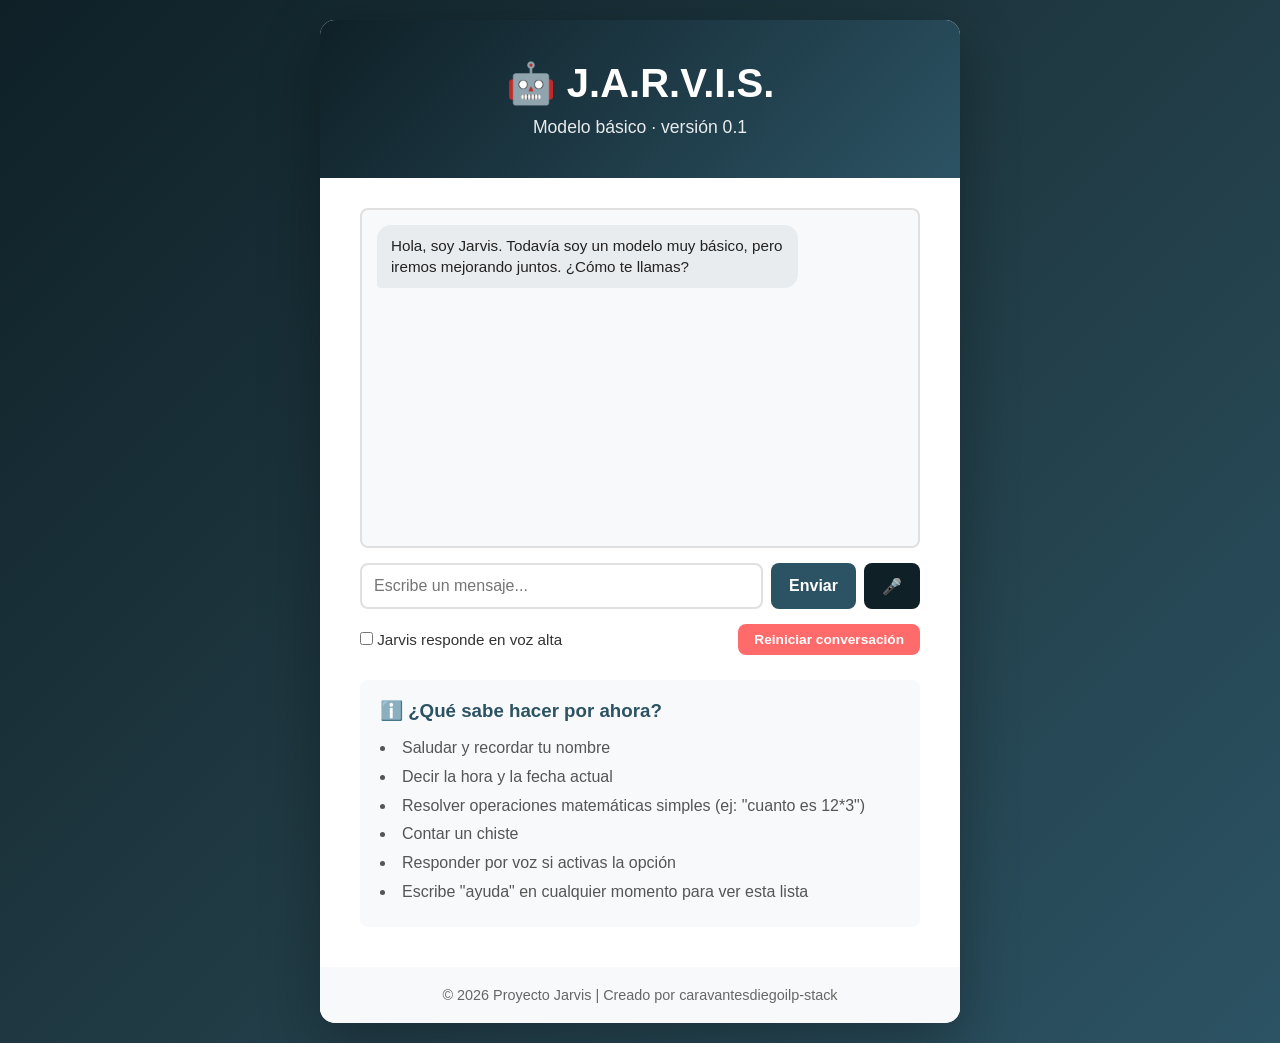
<file: jarvis/index.html>
<!DOCTYPE html>
<html lang="es">
<head>
    <meta charset="UTF-8">
    <meta name="viewport" content="width=device-width, initial-scale=1.0">
    <title>J.A.R.V.I.S. - Asistente básico</title>
    <link rel="stylesheet" href="styles.css">
</head>
<body>
    <div class="container">
        <header>
            <h1>🤖 J.A.R.V.I.S.</h1>
            <p class="subtitle">Modelo básico · versión 0.1</p>
        </header>

        <main>
            <div class="chat-window" id="chat-window">
                <div class="msg jarvis">
                    <span class="bubble">Hola, soy Jarvis. Todavía soy un modelo muy básico, pero iremos mejorando juntos. ¿Cómo te llamas?</span>
                </div>
            </div>

            <form id="chat-form" class="chat-form" autocomplete="off">
                <input
                    type="text"
                    id="chat-input"
                    placeholder="Escribe un mensaje..."
                    autocomplete="off"
                >
                <button type="submit" class="btn btn-primary">Enviar</button>
                <button type="button" id="mic-btn" class="btn btn-secondary" title="Hablar">🎤</button>
            </form>

            <div class="options">
                <label>
                    <input type="checkbox" id="voice-toggle">
                    Jarvis responde en voz alta
                </label>
                <button type="button" id="reset-btn" class="btn btn-danger">Reiniciar conversación</button>
            </div>

            <div class="info-section">
                <h3>ℹ️ ¿Qué sabe hacer por ahora?</h3>
                <ul>
                    <li>Saludar y recordar tu nombre</li>
                    <li>Decir la hora y la fecha actual</li>
                    <li>Resolver operaciones matemáticas simples (ej: "cuanto es 12*3")</li>
                    <li>Contar un chiste</li>
                    <li>Responder por voz si activas la opción</li>
                    <li>Escribe "ayuda" en cualquier momento para ver esta lista</li>
                </ul>
            </div>
        </main>

        <footer>
            <p>&copy; 2026 Proyecto Jarvis | Creado por caravantesdiegoilp-stack</p>
        </footer>
    </div>

    <script src="script.js"></script>
</body>
</html>
</file>
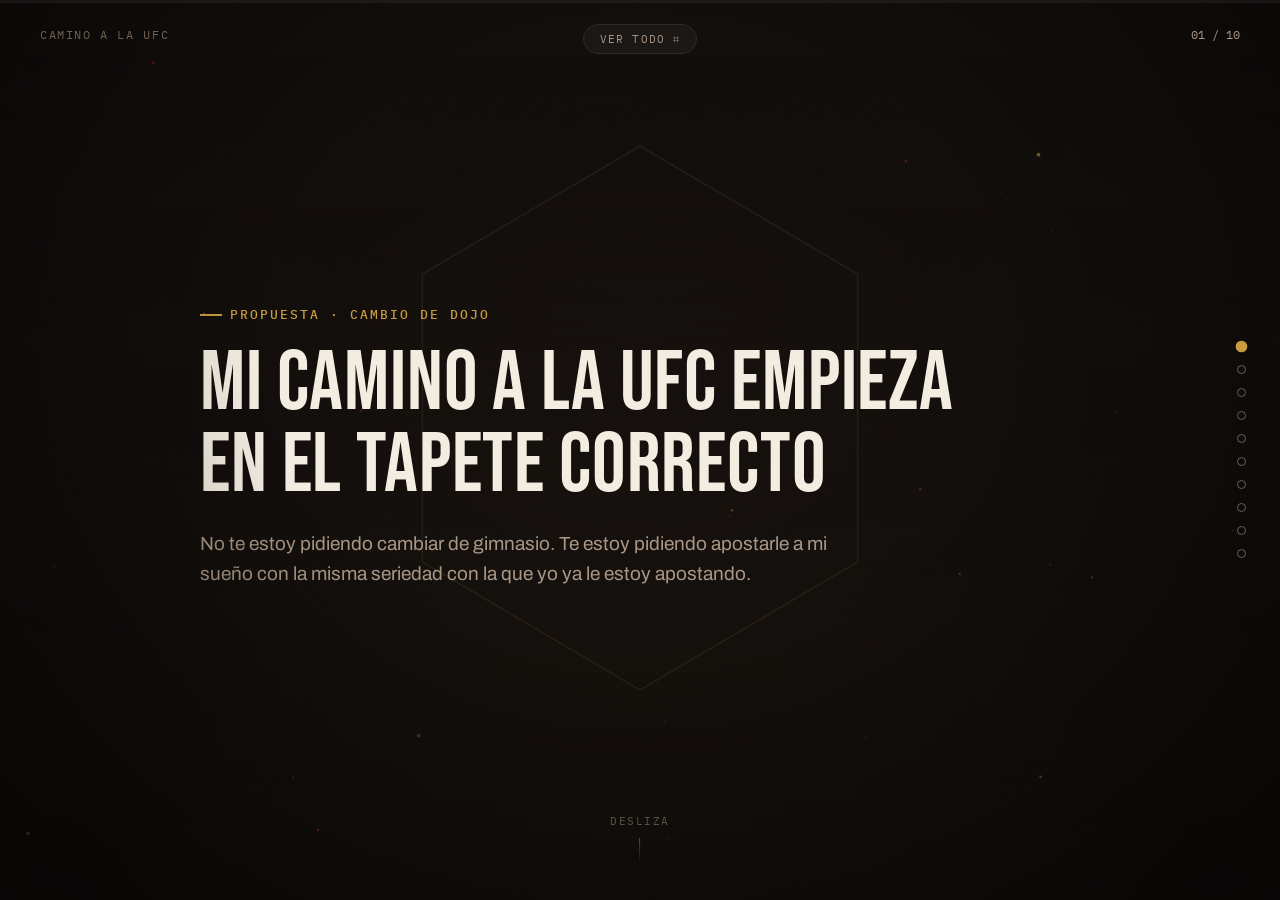
<file: camino-ufc.html>
<!DOCTYPE html>
<html lang="es">
<head>
<meta charset="UTF-8">
<meta name="viewport" content="width=device-width, initial-scale=1.0">
<title>Mi Camino a la UFC</title>
<meta name="description" content="Por qué cambiarme de dojo: profesor campeón nacional, acceso diario, mis amigos, la conexión a la UFC — y la ruta ya resuelta.">
<meta property="og:title" content="Mi Camino a la UFC">
<meta property="og:description" content="Una propuesta para mis papás: por qué cambiarme de dojo.">
<meta property="og:type" content="website">
<link rel="preconnect" href="https://fonts.googleapis.com">
<link rel="preconnect" href="https://fonts.gstatic.com" crossorigin>
<link href="https://fonts.googleapis.com/css2?family=Bebas+Neue&family=Archivo:wght@400;500;600;700;800&family=IBM+Plex+Mono:wght@400;500;600&display=swap" rel="stylesheet">
<style>
  :root {
    --bg: #120e0c;
    --bg-raised: #1c1613;
    --bg-sunken: #0b0807;
    --ink: #f3ece1;
    --ink-dim: #a89685;
    --ink-faint: #6f6153;
    --line: #33291f;
    --red: #c81e3f;
    --red-dim: #7d1329;
    --red-soft: #2a1216;
    --gold: #c99a3e;
    --gold-soft: #241d10;
    --blue: #5b8fe0;
    --blue-soft: #101c2c;
    --green: #5fbf87;
    --green-soft: #10251a;
    color-scheme: dark;
  }

  * { box-sizing: border-box; }
  html, body { height: 100%; }
  body {
    margin: 0;
    background: var(--bg);
    color: var(--ink);
    font-family: "Archivo", ui-sans-serif, system-ui, sans-serif;
    line-height: 1.55;
    -webkit-font-smoothing: antialiased;
    overflow: hidden;
  }
  ::selection { background: var(--red); color: var(--ink); }

  h1, h2, .display {
    font-family: "Bebas Neue", ui-sans-serif, system-ui, sans-serif;
    font-weight: 400;
    letter-spacing: 0.01em;
    text-transform: uppercase;
    text-wrap: balance;
    margin: 0;
  }
  .mono { font-family: "IBM Plex Mono", ui-monospace, Menlo, monospace; }

  a { color: inherit; }
  :focus-visible { outline: 2px solid var(--gold); outline-offset: 3px; }

  /* ---- atmosphere: embers canvas + grain + vignette ---- */
  #embers { position: fixed; inset: 0; z-index: 1; pointer-events: none; }
  .grain {
    position: fixed; inset: 0; z-index: 5; pointer-events: none;
    opacity: 0.05; mix-blend-mode: overlay;
  }
  .vignette {
    position: fixed; inset: 0; z-index: 4; pointer-events: none;
    background: radial-gradient(ellipse at 50% 38%, rgba(0,0,0,0) 0%, rgba(0,0,0,0) 42%, rgba(0,0,0,0.55) 100%);
  }
  .progress-track { position: fixed; top: 0; left: 0; right: 0; height: 3px; z-index: 7; background: rgba(255,255,255,0.06); }
  .progress-fill { height: 100%; width: 0%; background: linear-gradient(90deg, var(--gold), var(--red)); transition: width 0.15s linear; }

  /* ---- deck / slides ---- */
  .deck {
    height: 100vh;
    overflow-y: scroll;
    overflow-x: hidden;
    scroll-snap-type: y mandatory;
    scroll-behavior: smooth;
  }
  .slide {
    height: 100vh;
    scroll-snap-align: start;
    scroll-snap-stop: always;
    position: relative;
    display: flex;
    align-items: center;
    justify-content: center;
    padding: 64px clamp(24px, 6vw, 96px);
    overflow: hidden;
  }
  .slide-inner { max-width: 880px; width: 100%; position: relative; z-index: 2; }

  /* ---- photographic slide backgrounds ---- */
  .slide-bg {
    position: absolute; inset: 0; z-index: 0;
    background-size: cover; background-position: center;
    filter: saturate(0.85);
  }
  .slide-bg::after {
    content: ""; position: absolute; inset: 0;
    background: linear-gradient(180deg, rgba(18,14,12,0.62) 0%, rgba(18,14,12,0.88) 62%, rgba(18,14,12,0.97) 100%);
  }

  .eyebrow {
    font-family: "IBM Plex Mono", monospace;
    font-size: 12.5px;
    letter-spacing: 0.16em;
    text-transform: uppercase;
    font-weight: 500;
    display: inline-flex;
    align-items: center;
    gap: 8px;
    margin-bottom: 18px;
  }
  .eyebrow::before { content: ""; width: 22px; height: 1.5px; background: currentColor; display: inline-block; }
  .eyebrow.red { color: var(--red); }
  .eyebrow.gold { color: var(--gold); }
  .eyebrow.blue { color: var(--blue); }
  .eyebrow.green { color: var(--green); }
  .eyebrow.dim { color: var(--ink-faint); }

  .title-xl { font-size: clamp(40px, 7vw, 84px); line-height: 0.98; }
  .title-lg { font-size: clamp(32px, 5.4vw, 58px); line-height: 1.02; }
  .lede { font-size: clamp(16px, 1.9vw, 19px); color: var(--ink-dim); max-width: 60ch; margin-top: 22px; }
  .lede + .lede { margin-top: 12px; }

  /* word-stagger reveal for headlines */
  .split .word { display: inline-block; }
  .reveal.split .word { opacity: 0; transform: translateY(0.4em); transition: opacity 0.55s ease, transform 0.55s ease; }
  .reveal.split.in .word { opacity: 1; transform: translateY(0); }

  .ghost-num {
    position: absolute;
    font-family: "Bebas Neue", sans-serif;
    font-size: clamp(220px, 34vw, 420px);
    line-height: 1;
    top: 50%; right: clamp(-40px, -2vw, 10px);
    transform: translateY(-50%);
    color: transparent;
    -webkit-text-stroke: 1.5px rgba(243,236,225,0.14);
    z-index: 1;
    user-select: none;
    pointer-events: none;
  }
  .ghost-num.red { -webkit-text-stroke-color: rgba(200,30,63,0.32); }
  .ghost-num.gold { -webkit-text-stroke-color: rgba(201,154,62,0.28); }

  .reveal { opacity: 0; transform: translateY(18px); transition: opacity 0.7s ease, transform 0.7s ease; }
  .reveal.in { opacity: 1; transform: translateY(0); }
  .reveal.d1.in { transition-delay: 0.08s; }
  .reveal.d2.in { transition-delay: 0.16s; }
  .reveal.d3.in { transition-delay: 0.24s; }
  @media (prefers-reduced-motion: reduce) {
    .reveal, .reveal.split .word { opacity: 1; transform: none; transition: none; }
    .deck { scroll-behavior: auto; }
  }

  /* ---- hero ---- */
  .hero-octagon {
    position: absolute; inset: 0; z-index: 1; display: flex; align-items: center; justify-content: center;
    opacity: 0.5;
  }
  .hero-octagon svg { width: min(78vw, 640px); height: auto; animation: slow-spin 100s linear infinite; }
  @keyframes slow-spin { to { transform: rotate(360deg); } }
  @media (prefers-reduced-motion: reduce) { .hero-octagon svg { animation: none; } }

  .scroll-cue {
    position: absolute; bottom: 36px; left: 50%; transform: translateX(-50%);
    display: flex; flex-direction: column; align-items: center; gap: 8px;
    font-family: "IBM Plex Mono", monospace; font-size: 11px; letter-spacing: 0.14em;
    color: var(--ink-faint); text-transform: uppercase; z-index: 2;
  }
  .scroll-cue .line { width: 1px; height: 26px; background: linear-gradient(var(--ink-faint), transparent); animation: pulse-down 1.8s ease-in-out infinite; }
  @keyframes pulse-down { 0%,100% { opacity: 0.3; } 50% { opacity: 1; } }
  @media (prefers-reduced-motion: reduce) { .scroll-cue .line { animation: none; } }

  /* ---- fight card list ---- */
  .card-list { display: flex; flex-direction: column; margin-top: 30px; border-top: 1px solid var(--line); }
  .card-row {
    display: flex; align-items: center; gap: 20px; padding: 20px 4px;
    border-bottom: 1px solid var(--line);
    background: none; border-left: none; border-right: none; border-top: none;
    color: inherit; text-align: left; width: 100%; cursor: pointer; font: inherit;
  }
  .card-row .num { font-family: "IBM Plex Mono", monospace; font-size: 13px; color: var(--gold); width: 70px; flex: none; letter-spacing: 0.05em; }
  .card-row .name { font-family: "Bebas Neue", sans-serif; font-size: clamp(22px,3vw,32px); letter-spacing: 0.01em; flex: 1; }
  .card-row .arrow { color: var(--ink-faint); font-family: "IBM Plex Mono", monospace; transition: transform 0.25s ease, color 0.25s ease; }
  .card-row:hover { background: var(--bg-raised); }
  .card-row:hover .arrow { transform: translateX(6px); color: var(--gold); }

  /* ---- stat tile ---- */
  .stat-tile {
    margin-top: 28px; display: inline-flex; align-items: baseline; gap: 14px;
    background: var(--gold-soft); border: 1px solid rgba(201,154,62,0.35); border-radius: 14px;
    padding: 22px 30px;
  }
  .stat-tile .big { font-family: "IBM Plex Mono", monospace; font-size: clamp(38px,5.5vw,56px); font-weight: 600; color: var(--gold); font-variant-numeric: tabular-nums; }
  .stat-tile .unit { font-family: "IBM Plex Mono", monospace; font-size: 14px; color: var(--ink-dim); }
  .stat-sub { margin-top: 12px; font-family: "IBM Plex Mono", monospace; font-size: 13.5px; color: var(--ink-faint); }

  /* ---- compromiso ---- */
  .clause-list { display: flex; flex-direction: column; gap: 12px; margin-top: 26px; }
  .clause {
    display: flex; gap: 14px; align-items: flex-start; padding: 16px 18px;
    background: var(--green-soft); border: 1px solid rgba(95,191,135,0.28); border-radius: 12px;
  }
  .clause .check {
    flex: none; width: 22px; height: 22px; border-radius: 50%; margin-top: 1px;
    background: var(--green); color: var(--bg-sunken); font-family: "IBM Plex Mono", monospace;
    font-size: 13px; font-weight: 700; display: flex; align-items: center; justify-content: center;
  }
  .clause p { margin: 0; font-size: 15px; color: var(--ink); }
  .clause b { color: var(--green); }

  /* ---- logistics mini cards ---- */
  .route-grid { display: grid; grid-template-columns: repeat(3, 1fr); gap: 14px; margin-top: 30px; }
  @media (max-width: 760px) { .route-grid { grid-template-columns: 1fr; } }
  .route-card {
    background: var(--blue-soft); border: 1px solid rgba(91,143,224,0.3); border-radius: 12px; padding: 18px;
    transition: transform 0.25s ease, border-color 0.25s ease;
  }
  .route-card:hover { transform: translateY(-3px); border-color: var(--blue); }
  .route-card .day { font-family: "Bebas Neue", sans-serif; font-size: 22px; letter-spacing: 0.02em; color: var(--ink); }
  .route-card svg { width: 100%; height: auto; margin: 10px 0; }
  .route-card .stat { font-family: "IBM Plex Mono", monospace; font-size: 12px; color: var(--blue); }
  .route-card .status {
    display: inline-block; margin-top: 8px; font-family: "IBM Plex Mono", monospace; font-size: 11px;
    padding: 3px 9px; border-radius: 999px; letter-spacing: 0.04em;
  }
  .status.ok { background: rgba(91,224,146,0.14); color: #6bd99b; }
  .status.warn { background: rgba(201,154,62,0.16); color: var(--gold); }
  .status.tight { background: rgba(200,30,63,0.16); color: #e37285; }

  .btn {
    display: inline-flex; align-items: center; gap: 8px; margin-top: 30px;
    font-family: "IBM Plex Mono", monospace; font-size: 13.5px; font-weight: 500;
    text-decoration: none; padding: 13px 22px; border-radius: 9px;
    background: var(--blue); color: #0b0e14; border: 1px solid transparent;
    transition: background 0.2s ease, transform 0.2s ease;
  }
  .btn:hover { background: #7ba5eb; transform: translateY(-1px); }

  /* ---- closing ---- */
  .chip-row { display: flex; flex-wrap: wrap; gap: 10px; margin-top: 26px; }
  .chip {
    font-family: "IBM Plex Mono", monospace; font-size: 12px; color: var(--ink-dim);
    border: 1px solid var(--line); border-radius: 999px; padding: 7px 14px;
    opacity: 0; transform: translateY(8px); transition: opacity 0.5s ease, transform 0.5s ease;
  }
  .reveal.in .chip { opacity: 1; transform: translateY(0); }
  .chip:nth-child(1) { transition-delay: 0.05s; }
  .chip:nth-child(2) { transition-delay: 0.12s; }
  .chip:nth-child(3) { transition-delay: 0.19s; }
  .chip:nth-child(4) { transition-delay: 0.26s; }
  .chip:nth-child(5) { transition-delay: 0.33s; }
  .sign-line { margin-top: 46px; padding-top: 18px; border-top: 1px solid var(--line); display: flex; justify-content: space-between; gap: 20px; flex-wrap: wrap; font-family: "IBM Plex Mono", monospace; font-size: 12px; color: var(--ink-faint); }

  /* ---- chrome: counter + dot nav ---- */
  .chrome { position: fixed; z-index: 6; pointer-events: none; }
  .wordmark {
    top: 26px; left: clamp(20px, 5vw, 40px);
    font-family: "IBM Plex Mono", monospace; font-size: 11.5px; letter-spacing: 0.14em;
    color: var(--ink-faint); text-transform: uppercase;
  }
  .counter {
    top: 26px; right: clamp(20px, 5vw, 40px);
    font-family: "IBM Plex Mono", monospace; font-size: 12px; color: var(--ink-dim);
    font-variant-numeric: tabular-nums;
  }
  .dotnav {
    top: 50%; right: clamp(18px, 4vw, 34px); transform: translateY(-50%);
    display: flex; flex-direction: column; gap: 14px; pointer-events: auto;
  }
  .dotnav button {
    width: 9px; height: 9px; border-radius: 50%; padding: 0;
    background: transparent; border: 1.5px solid var(--ink-faint); cursor: pointer;
    transition: background 0.25s ease, border-color 0.25s ease, transform 0.25s ease;
  }
  .dotnav button.active { background: var(--gold); border-color: var(--gold); transform: scale(1.3); }
  .dotnav button:hover { border-color: var(--ink); }
  @media (max-width: 680px) { .dotnav { display: none; } }

  /* ---- ambient mood glow, follows active slide ---- */
  .mood-glow {
    position: fixed; inset: 0; z-index: 0; pointer-events: none;
    background: radial-gradient(ellipse at 50% 105%, var(--mood-color, transparent) 0%, transparent 62%);
    opacity: 0.22; transition: background 0.7s ease;
  }

  /* ---- tilt cards ---- */
  .tilt { transition: transform 0.35s ease; will-change: transform; }

  /* ---- overview toggle ---- */
  .overview-btn {
    top: 24px; left: 50%; transform: translateX(-50%);
    pointer-events: auto; cursor: pointer;
    font-family: "IBM Plex Mono", monospace; font-size: 11px; letter-spacing: 0.1em;
    text-transform: uppercase; color: var(--ink-dim); background: rgba(255,255,255,0.04);
    border: 1px solid var(--line); border-radius: 999px; padding: 7px 16px;
    transition: border-color 0.2s ease, color 0.2s ease;
  }
  .overview-btn:hover { color: var(--ink); border-color: var(--gold); }
  @media (max-width: 680px) { .overview-btn { display: none; } }

  /* ---- overview grid ---- */
  #overview {
    position: fixed; inset: 0; z-index: 9; background: rgba(10,8,7,0.97);
    backdrop-filter: blur(6px);
    display: flex; flex-direction: column; align-items: center; justify-content: center;
    gap: 28px; padding: 40px 24px;
    opacity: 0; pointer-events: none; transition: opacity 0.35s ease;
  }
  #overview.open { opacity: 1; pointer-events: auto; }
  #overview .ov-title { font-family: "IBM Plex Mono", monospace; font-size: 12px; letter-spacing: 0.14em; text-transform: uppercase; color: var(--ink-faint); }
  #overview .ov-grid { display: grid; grid-template-columns: repeat(5, minmax(140px,1fr)); gap: 12px; max-width: 1080px; width: 100%; }
  @media (max-width: 900px) { #overview .ov-grid { grid-template-columns: repeat(2, 1fr); } }
  .ov-tile {
    background: var(--bg-raised); border: 1px solid var(--line); border-top: 3px solid var(--tile-color, var(--gold));
    border-radius: 10px; padding: 16px 14px; text-align: left; cursor: pointer; color: inherit; font: inherit;
    display: flex; flex-direction: column; gap: 8px; transition: transform 0.2s ease, border-color 0.2s ease;
  }
  .ov-tile:hover { transform: translateY(-4px); }
  .ov-tile .ov-num { font-family: "IBM Plex Mono", monospace; font-size: 11px; color: var(--tile-color, var(--gold)); }
  .ov-tile .ov-label { font-family: "Bebas Neue", sans-serif; font-size: 19px; line-height: 1.05; letter-spacing: 0.01em; }
  #overview .ov-close {
    position: absolute; top: 22px; right: clamp(20px,5vw,40px);
    background: none; border: none; color: var(--ink-faint); font-family: "IBM Plex Mono", monospace;
    font-size: 12px; cursor: pointer; letter-spacing: 0.08em;
  }
  #overview .ov-close:hover { color: var(--ink); }

  /* ---- seal-the-deal button ---- */
  .seal-btn {
    display: inline-flex; align-items: center; gap: 8px; margin-top: 28px;
    font-family: "Bebas Neue", sans-serif; font-size: 20px; letter-spacing: 0.02em;
    text-transform: uppercase; padding: 14px 28px; border-radius: 10px; cursor: pointer;
    background: linear-gradient(135deg, var(--gold), var(--red)); color: #140f0d; border: none;
    transition: transform 0.2s ease, box-shadow 0.2s ease;
  }
  .seal-btn:hover { transform: translateY(-2px) scale(1.02); box-shadow: 0 10px 30px -10px rgba(200,30,63,0.5); }
  .seal-btn:active { transform: translateY(0) scale(0.98); }
</style>
</head>
<body>

<canvas id="embers" aria-hidden="true"></canvas>
<div class="grain" aria-hidden="true">
  <svg width="100%" height="100%">
    <filter id="noise"><feTurbulence type="fractalNoise" baseFrequency="0.9" numOctaves="2" stitchTiles="stitch"/></filter>
    <rect width="100%" height="100%" filter="url(#noise)"/>
  </svg>
</div>
<div class="vignette" aria-hidden="true"></div>
<div class="mood-glow" id="moodGlow" aria-hidden="true"></div>
<div class="progress-track" aria-hidden="true"><div class="progress-fill" id="progressFill"></div></div>

<div class="chrome wordmark">Camino a la UFC</div>
<button class="chrome overview-btn" id="overviewBtn" aria-haspopup="true" aria-expanded="false">Ver todo ⌗</button>
<div class="chrome counter" id="counter">01 / 10</div>
<div class="chrome dotnav" id="dotnav" role="tablist" aria-label="Navegación de diapositivas"></div>

<div id="overview" role="dialog" aria-label="Todas las diapositivas" aria-hidden="true">
  <button class="ov-close" id="ovClose">Cerrar (Esc)</button>
  <span class="ov-title">Todas las diapositivas</span>
  <div class="ov-grid" id="ovGrid"></div>
</div>

<div class="deck" id="deck">

  <!-- 1: PORTADA -->
  <section class="slide" aria-label="Portada">
    <div class="slide-bg" style="background-image:url('https://cdn.gamma.app/rbv6k7xwqs1i9zh/design-anything/Vez4wUO1YEQllUu5cxKBG/3vE0v0mMVjI8BHXC2Xm0N.jpg')" aria-hidden="true"></div>
    <div class="hero-octagon" aria-hidden="true">
      <svg viewBox="0 0 400 400"><polygon points="200,10 336,90 336,270 200,350 64,270 64,90" fill="none" stroke="var(--ink-faint)" stroke-width="1" opacity="0.35"/></svg>
    </div>
    <div class="slide-inner">
      <p class="eyebrow gold reveal">Propuesta · cambio de dojo</p>
      <h1 class="title-xl reveal d1 split">Mi camino a la UFC empieza en el tapete correcto</h1>
      <p class="lede reveal d2">No te estoy pidiendo cambiar de gimnasio. Te estoy pidiendo apostarle a mi sueño con la misma seriedad con la que yo ya le estoy apostando.</p>
    </div>
    <div class="scroll-cue"><span>desliza</span><span class="line"></span></div>
  </section>

  <!-- 2: LA APUESTA -->
  <section class="slide" aria-label="Por qué esto importa">
    <div class="slide-inner">
      <p class="eyebrow dim reveal">Por qué esto importa</p>
      <h2 class="title-lg reveal d1 split">Llegar a la UFC no es un capricho</h2>
      <p class="lede reveal d2">Es lo que quiero construir con años de tapete, disciplina y las personas correctas cerca. Cada decisión de dónde y con quién entreno es parte de ese camino — y esta es de las más importantes que voy a tomar este año.</p>
      <p class="lede reveal d3 mono" style="color:var(--gold); font-size:15px;">4 razones. Una sola decisión.</p>
    </div>
  </section>

  <!-- 3: LA CARTELERA -->
  <section class="slide" aria-label="Las cuatro razones">
    <div class="slide-inner">
      <p class="eyebrow red reveal">La cartelera</p>
      <h2 class="title-lg reveal d1 split">4 razones para hacer el cambio</h2>
      <div class="card-list reveal d2">
        <button class="card-row" data-jump="4"><span class="num">BOUT 01</span><span class="name">El profesor</span><span class="arrow">→</span></button>
        <button class="card-row" data-jump="5"><span class="num">BOUT 02</span><span class="name">El precio</span><span class="arrow">→</span></button>
        <button class="card-row" data-jump="6"><span class="num">BOUT 03</span><span class="name">Mis amigos</span><span class="arrow">→</span></button>
        <button class="card-row" data-jump="7"><span class="num">BOUT 04</span><span class="name">La conexión a la UFC</span><span class="arrow">→</span></button>
      </div>
    </div>
  </section>

  <!-- 4: BOUT 01 - PROFESOR -->
  <section class="slide" aria-label="Razón 1: el profesor">
    <div class="slide-bg" style="background-image:url('https://cdn.gamma.app/rbv6k7xwqs1i9zh/design-anything/7FDSNeIuLbvyzKSsy1ZOT/Ow4outCs-NBGhyxmvaIvJ.jpg')" aria-hidden="true"></div>
    <span class="ghost-num gold" aria-hidden="true">01</span>
    <div class="slide-inner">
      <p class="eyebrow gold reveal">Bout 01 · Credenciales</p>
      <h2 class="title-lg reveal d1 split">Mi profesor es campeón nacional de jiu-jitsu</h2>
      <p class="lede reveal d2">No es una clase recreativa más. Es instrucción de alguien que compitió y ganó al nivel más alto del país — eso se nota en la corrección técnica, en el nivel de exigencia y en la mentalidad de competencia que se contagia en cada clase.</p>
    </div>
  </section>

  <!-- 5: BOUT 02 - PRECIO -->
  <section class="slide" aria-label="Razón 2: el precio">
    <span class="ghost-num gold" aria-hidden="true">02</span>
    <div class="slide-inner">
      <p class="eyebrow gold reveal">Bout 02 · Acceso</p>
      <h2 class="title-lg reveal d1 split">$2,300 al mes — tapete todos los días</h2>
      <div class="stat-tile reveal d2 tilt" title="$2,300 ÷ 30 días ≈ $77/día">
        <span class="big" data-count="2300">$0</span>
        <span class="unit">/ mes<br>acceso ilimitado</span>
      </div>
      <p class="stat-sub reveal d2">≈ $77 pesos por día si entreno diario — no por clase suelta.</p>
      <p class="lede reveal d3">Acceso cualquier día de la semana. Entrenar todos los días — no una o dos veces— es lo que de verdad compone técnica con el tiempo.</p>
    </div>
  </section>

  <!-- 6: BOUT 03 - AMIGOS -->
  <section class="slide" aria-label="Razón 3: mis amigos">
    <span class="ghost-num gold" aria-hidden="true">03</span>
    <div class="slide-inner">
      <p class="eyebrow gold reveal">Bout 03 · Comunidad</p>
      <h2 class="title-lg reveal d1 split">Sigo entrenando con mis amigos</h2>
      <p class="lede reveal d2">No es un cambio que me aísla. Voy a seguir rodando con la gente con la que ya tengo confianza — y en jiu-jitsu esa confianza es lo que te permite entrenar más fuerte, más seguido, y sin miedo a lastimarte con un compañero que no conoces.</p>
    </div>
  </section>

  <!-- 7: BOUT 04 - CONEXIÓN UFC -->
  <section class="slide" aria-label="Razón 4: la conexión a la UFC">
    <span class="ghost-num red" aria-hidden="true">04</span>
    <div class="slide-inner">
      <p class="eyebrow red reveal">Bout 04 · La razón más grande</p>
      <h2 class="title-lg reveal d1 split">Es de las pocas personas que me pueden ayudar a llegar a la UFC</h2>
      <p class="lede reveal d2">No hablo solo de un buen entrenador. Hablo de alguien con la trayectoria y las conexiones para acercarme de verdad al camino profesional. Estas oportunidades no aparecen seguido — y esta la tengo enfrente.</p>
    </div>
  </section>

  <!-- 8: MI COMPROMISO -->
  <section class="slide" aria-label="Mi compromiso con la escuela">
    <div class="slide-inner">
      <p class="eyebrow green reveal">Mi compromiso</p>
      <h2 class="title-lg reveal d1 split">Esto no es a costa de la escuela</h2>
      <p class="lede reveal d2">Tener una meta así de grande no significa descuidar lo demás. El dojo se acomoda a mi horario de estudio — no al revés. Esto es lo que te ofrezco a cambio de esta oportunidad:</p>
      <div class="clause-list reveal d3">
        <div class="clause tilt"><span class="check">✓</span><p><b>Tareas y estudio primero.</b> El horario del dojo ya está armado alrededor de mis clases, no encima de ellas.</p></div>
        <div class="clause tilt"><span class="check">✓</span><p><b>Mis calificaciones se mantienen o mejoran.</b> Si en algún momento no es así, lo hablamos antes de que se convierta en un problema.</p></div>
        <div class="clause tilt"><span class="check">✓</span><p><b>Si algún día de verdad no puedo con las dos cosas, la escuela gana</b> — sin necesidad de que me lo tengas que exigir.</p></div>
      </div>
    </div>
  </section>

  <!-- 9: LOGISTICA / MAPAS -->
  <section class="slide" aria-label="Logística y rutas">
    <div class="slide-inner">
      <p class="eyebrow blue reveal">Ya lo pensé · logística</p>
      <h2 class="title-lg reveal d1 split">Sí es viable — ya tengo la ruta resuelta</h2>
      <p class="lede reveal d2">No es solo "quiero ir". Ya planeé exactamente cómo llego y regreso cada día que importa, con ruta principal, alterna y hora de salida — incluyendo tráfico en vivo con Maps y Waze.</p>

      <div class="route-grid reveal d3">
        <div class="route-card tilt">
          <div class="day">Jueves</div>
          <svg viewBox="0 0 220 60" role="img" aria-label="Ida y vuelta casa-dojo jueves">
            <line x1="20" y1="24" x2="200" y2="24" stroke="var(--blue)" stroke-width="3"/>
            <line x1="200" y1="42" x2="20" y2="42" stroke="var(--red)" stroke-width="3"/>
            <circle cx="20" cy="33" r="4" fill="var(--bg-sunken)" stroke="var(--ink)" stroke-width="1.5"/>
            <circle cx="200" cy="33" r="4" fill="var(--bg-sunken)" stroke="var(--ink)" stroke-width="1.5"/>
          </svg>
          <div class="stat">18:30 llegada · 20:30 sale → 21:00 casa</div>
          <span class="status tight">Vuelta: 30 min justos</span>
        </div>
        <div class="route-card tilt">
          <div class="day">Sábado</div>
          <svg viewBox="0 0 220 40" role="img" aria-label="Ruta casa-dojo sábado">
            <line x1="20" y1="20" x2="200" y2="20" stroke="var(--blue)" stroke-width="3"/>
            <circle cx="20" cy="20" r="4" fill="var(--bg-sunken)" stroke="var(--ink)" stroke-width="1.5"/>
            <circle cx="200" cy="20" r="4" fill="var(--bg-sunken)" stroke="var(--ink)" stroke-width="1.5"/>
          </svg>
          <div class="stat">Sale 09:00–09:30</div>
          <span class="status ok">Holgado</span>
        </div>
        <div class="route-card tilt">
          <div class="day">Domingo</div>
          <svg viewBox="0 0 220 40" role="img" aria-label="Ruta casa-dojo domingo">
            <line x1="20" y1="20" x2="200" y2="20" stroke="var(--blue)" stroke-width="3"/>
            <circle cx="20" cy="20" r="4" fill="var(--bg-sunken)" stroke="var(--ink)" stroke-width="1.5"/>
            <circle cx="200" cy="20" r="4" fill="var(--bg-sunken)" stroke="var(--ink)" stroke-width="1.5"/>
          </svg>
          <div class="stat">08:30–08:45 · clase 9–12</div>
          <span class="status warn">Sin atajo (Reforma cerrada)</span>
        </div>
      </div>

      <a class="btn reveal d3" href="https://claude.ai/code/artifact/6c3e1e95-0c9e-4809-9b64-86d9133f65cd" target="_blank" rel="noopener">Ver el mapa completo, con Maps y Waze en vivo →</a>
    </div>
  </section>

  <!-- 10: CIERRE -->
  <section class="slide" aria-label="Cierre">
    <div class="slide-bg" style="background-image:url('https://cdn.gamma.app/rbv6k7xwqs1i9zh/design-anything/Vez4wUO1YEQllUu5cxKBG/3vE0v0mMVjI8BHXC2Xm0N.jpg'); background-position:center 70%;" aria-hidden="true"></div>
    <div class="hero-octagon" aria-hidden="true" style="opacity:0.3;">
      <svg viewBox="0 0 400 400"><polygon points="200,10 336,90 336,270 200,350 64,270 64,90" fill="none" stroke="var(--red)" stroke-width="1"/></svg>
    </div>
    <div class="slide-inner">
      <p class="eyebrow red reveal">Lo que te pido</p>
      <h2 class="title-xl reveal d1 split">Solo me falta tu sí</h2>
      <p class="lede reveal d2">Ya tengo el profesor, el plan, la ruta y a mis amigos ahí. Lo único que me falta es la oportunidad de intentarlo en serio. Hablemos.</p>
      <div class="chip-row reveal d3">
        <span class="chip">Profesor · campeón nacional</span>
        <span class="chip">$2,300/mes · acceso diario</span>
        <span class="chip">Sigo con mis amigos</span>
        <span class="chip">Conexión real a la UFC</span>
        <span class="chip">Sigo con la escuela</span>
      </div>
      <button class="seal-btn reveal d3" id="sealBtn">Sella el trato →</button>

      <div class="sign-line reveal d3">
        <span>Ciudad de México</span>
        <span>Mi camino a la UFC — hoja 01</span>
      </div>
    </div>
  </section>

</div>

<script>
  (function () {
    var reduceMotion = matchMedia('(prefers-reduced-motion: reduce)').matches;

    /* ---------- embers canvas (ambient dust + on-demand bursts) ---------- */
    var spawnBurst = function () {};
    if (!reduceMotion) {
      var canvas = document.getElementById('embers');
      var ctx = canvas.getContext('2d');
      var w, h, particles;
      function resize() { w = canvas.width = innerWidth; h = canvas.height = innerHeight; }
      function makeParticles() {
        particles = [];
        var count = Math.min(50, Math.round((w * h) / 34000));
        for (var i = 0; i < count; i++) {
          particles.push({
            x: Math.random() * w,
            y: Math.random() * h,
            r: Math.random() * 1.6 + 0.4,
            vy: -(Math.random() * 0.25 + 0.06),
            vx: (Math.random() - 0.5) * 0.08,
            a: Math.random() * 0.45 + 0.12,
            gold: Math.random() > 0.5
          });
        }
      }
      resize(); makeParticles();
      window.addEventListener('resize', function () { resize(); makeParticles(); });

      spawnBurst = function (x, y) {
        for (var i = 0; i < 46; i++) {
          var angle = Math.random() * Math.PI * 2;
          var speed = Math.random() * 3.2 + 0.6;
          particles.push({
            x: x, y: y,
            r: Math.random() * 2.4 + 1,
            vx: Math.cos(angle) * speed,
            vy: Math.sin(angle) * speed,
            a: 1,
            decay: 0.014 + Math.random() * 0.02,
            gold: Math.random() > 0.35
          });
        }
      };

      function tick() {
        ctx.clearRect(0, 0, w, h);
        for (var i = particles.length - 1; i >= 0; i--) {
          var p = particles[i];
          p.x += p.vx; p.y += p.vy;
          if (p.decay) {
            p.vy += 0.02; p.vx *= 0.98;
            p.a -= p.decay;
            if (p.a <= 0) { particles.splice(i, 1); continue; }
          } else {
            if (p.y < -10) { p.y = h + 10; p.x = Math.random() * w; }
            if (p.x < -10) p.x = w + 10;
            if (p.x > w + 10) p.x = -10;
          }
          ctx.beginPath();
          ctx.fillStyle = (p.gold ? 'rgba(201,154,62,' : 'rgba(200,30,63,') + Math.max(p.a, 0) + ')';
          ctx.arc(p.x, p.y, p.r, 0, Math.PI * 2);
          ctx.fill();
        }
        requestAnimationFrame(tick);
      }
      tick();
    }

    /* ---------- word-stagger split ---------- */
    Array.prototype.slice.call(document.querySelectorAll('.split')).forEach(function (el) {
      var words = el.textContent.trim().split(/\s+/);
      el.innerHTML = words.map(function (word, i) {
        return '<span class="word" style="transition-delay:' + Math.min(i * 45, 420) + 'ms">' + word + '</span>';
      }).join(' ');
    });

    /* ---------- deck navigation ---------- */
    var deck = document.getElementById('deck');
    var slides = Array.prototype.slice.call(deck.querySelectorAll('.slide'));
    var dotnav = document.getElementById('dotnav');
    var counter = document.getElementById('counter');
    var progressFill = document.getElementById('progressFill');
    var total = slides.length;

    slides.forEach(function (s, i) {
      var b = document.createElement('button');
      b.setAttribute('aria-label', 'Ir a diapositiva ' + (i + 1));
      b.addEventListener('click', function () { goto(i); });
      dotnav.appendChild(b);
    });
    var dots = Array.prototype.slice.call(dotnav.children);

    function pad(n) { return (n < 10 ? '0' : '') + n; }

    var moodGlow = document.getElementById('moodGlow');
    var moods = ['gold', 'neutral', 'red', 'gold', 'gold', 'gold', 'red', 'green', 'blue', 'red'];
    var moodColors = { gold: '#c99a3e', red: '#c81e3f', blue: '#5b8fe0', green: '#5fbf87', neutral: 'transparent' };

    function setActive(i) {
      dots.forEach(function (d, j) { d.classList.toggle('active', j === i); });
      counter.textContent = pad(i + 1) + ' / ' + pad(total);
      moodGlow.style.setProperty('--mood-color', moodColors[moods[i]] || 'transparent');
    }

    function goto(i) {
      i = Math.max(0, Math.min(total - 1, i));
      deck.scrollTo({ top: i * deck.clientHeight, behavior: reduceMotion ? 'auto' : 'smooth' });
    }

    function currentIndex() { return Math.round(deck.scrollTop / deck.clientHeight); }

    var raf = null;
    deck.addEventListener('scroll', function () {
      if (raf) return;
      raf = requestAnimationFrame(function () {
        setActive(currentIndex());
        var max = deck.scrollHeight - deck.clientHeight;
        progressFill.style.width = (max > 0 ? (deck.scrollTop / max) * 100 : 0) + '%';
        raf = null;
      });
    });

    document.addEventListener('keydown', function (e) {
      if (['ArrowDown', 'PageDown', 'ArrowRight'].indexOf(e.key) > -1) { e.preventDefault(); goto(currentIndex() + 1); }
      else if (['ArrowUp', 'PageUp', 'ArrowLeft'].indexOf(e.key) > -1) { e.preventDefault(); goto(currentIndex() - 1); }
    });

    Array.prototype.slice.call(document.querySelectorAll('[data-jump]')).forEach(function (btn) {
      btn.addEventListener('click', function () { goto(parseInt(btn.getAttribute('data-jump'), 10)); });
    });

    /* ---------- reveal on scroll + count-up ---------- */
    var io = new IntersectionObserver(function (entries) {
      entries.forEach(function (entry) {
        if (!entry.isIntersecting) return;
        entry.target.classList.add('in');
        var counters = entry.target.querySelectorAll('[data-count]');
        counters.forEach(function (c) {
          if (c.dataset.done) return;
          c.dataset.done = '1';
          var target = parseInt(c.dataset.count, 10);
          if (reduceMotion) { c.textContent = '$' + target.toLocaleString('es-MX'); return; }
          var start = performance.now();
          var dur = 900;
          function step(t) {
            var p = Math.min(1, (t - start) / dur);
            var eased = 1 - Math.pow(1 - p, 3);
            c.textContent = '$' + Math.round(eased * target).toLocaleString('es-MX');
            if (p < 1) requestAnimationFrame(step);
          }
          requestAnimationFrame(step);
        });
      });
    }, { threshold: 0.35 });
    Array.prototype.slice.call(document.querySelectorAll('.reveal')).forEach(function (el) { io.observe(el); });

    /* ---------- pointer parallax on octagon / ghost numerals ---------- */
    if (!reduceMotion && matchMedia('(pointer: fine)').matches) {
      document.addEventListener('mousemove', function (e) {
        var relX = (e.clientX / innerWidth) - 0.5;
        var relY = (e.clientY / innerHeight) - 0.5;
        Array.prototype.slice.call(document.querySelectorAll('.hero-octagon')).forEach(function (el) {
          el.style.transform = 'translate(' + (relX * 16) + 'px,' + (relY * 16) + 'px)';
        });
        Array.prototype.slice.call(document.querySelectorAll('.ghost-num')).forEach(function (el) {
          el.style.transform = 'translateY(-50%) translate(' + (relX * -10) + 'px,' + (relY * -10) + 'px)';
        });
      });
    }

    /* ---------- overview / slide-sorter mode ---------- */
    var ovLabels = [
      { t: 'Portada', mood: 'gold' },
      { t: 'Por qué importa', mood: 'neutral' },
      { t: 'La cartelera', mood: 'red' },
      { t: 'Bout 01 — El profesor', mood: 'gold' },
      { t: 'Bout 02 — El precio', mood: 'gold' },
      { t: 'Bout 03 — Mis amigos', mood: 'gold' },
      { t: 'Bout 04 — La UFC', mood: 'red' },
      { t: 'Mi compromiso', mood: 'green' },
      { t: 'La logística', mood: 'blue' },
      { t: 'Cierre', mood: 'red' }
    ];
    var overview = document.getElementById('overview');
    var overviewBtn = document.getElementById('overviewBtn');
    var ovGrid = document.getElementById('ovGrid');
    ovLabels.forEach(function (item, i) {
      var b = document.createElement('button');
      b.className = 'ov-tile';
      b.style.setProperty('--tile-color', moodColors[item.mood] === 'transparent' ? moodColors.gold : moodColors[item.mood]);
      b.innerHTML = '<span class="ov-num">' + pad(i + 1) + '</span><span class="ov-label">' + item.t + '</span>';
      b.addEventListener('click', function () { closeOverview(); goto(i); });
      ovGrid.appendChild(b);
    });
    function openOverview() {
      overview.classList.add('open');
      overview.setAttribute('aria-hidden', 'false');
      overviewBtn.setAttribute('aria-expanded', 'true');
    }
    function closeOverview() {
      overview.classList.remove('open');
      overview.setAttribute('aria-hidden', 'true');
      overviewBtn.setAttribute('aria-expanded', 'false');
    }
    overviewBtn.addEventListener('click', function () {
      overview.classList.contains('open') ? closeOverview() : openOverview();
    });
    document.getElementById('ovClose').addEventListener('click', closeOverview);
    document.addEventListener('keydown', function (e) {
      if (e.key === 'Escape') closeOverview();
      else if (e.key === 'o' || e.key === 'O') { overview.classList.contains('open') ? closeOverview() : openOverview(); }
    });

    /* ---------- tilt-on-hover cards ---------- */
    if (!reduceMotion && matchMedia('(pointer: fine)').matches) {
      Array.prototype.slice.call(document.querySelectorAll('.tilt')).forEach(function (el) {
        el.addEventListener('mousemove', function (e) {
          var rect = el.getBoundingClientRect();
          var px = (e.clientX - rect.left) / rect.width - 0.5;
          var py = (e.clientY - rect.top) / rect.height - 0.5;
          el.style.transition = 'none';
          el.style.transform = 'perspective(700px) rotateX(' + (py * -7) + 'deg) rotateY(' + (px * 7) + 'deg) translateY(-2px)';
        });
        el.addEventListener('mouseleave', function () {
          el.style.transition = 'transform 0.4s ease';
          el.style.transform = 'perspective(700px) rotateX(0) rotateY(0) translateY(0)';
        });
      });
    }

    /* ---------- seal the deal ---------- */
    var sealBtn = document.getElementById('sealBtn');
    if (sealBtn) {
      sealBtn.addEventListener('click', function () {
        var rect = sealBtn.getBoundingClientRect();
        spawnBurst(rect.left + rect.width / 2, rect.top + rect.height / 2);
        sealBtn.textContent = 'Trato hecho ✓';
      });
    }

    setActive(0);
  })();
</script>
</body>
</html>
</file>
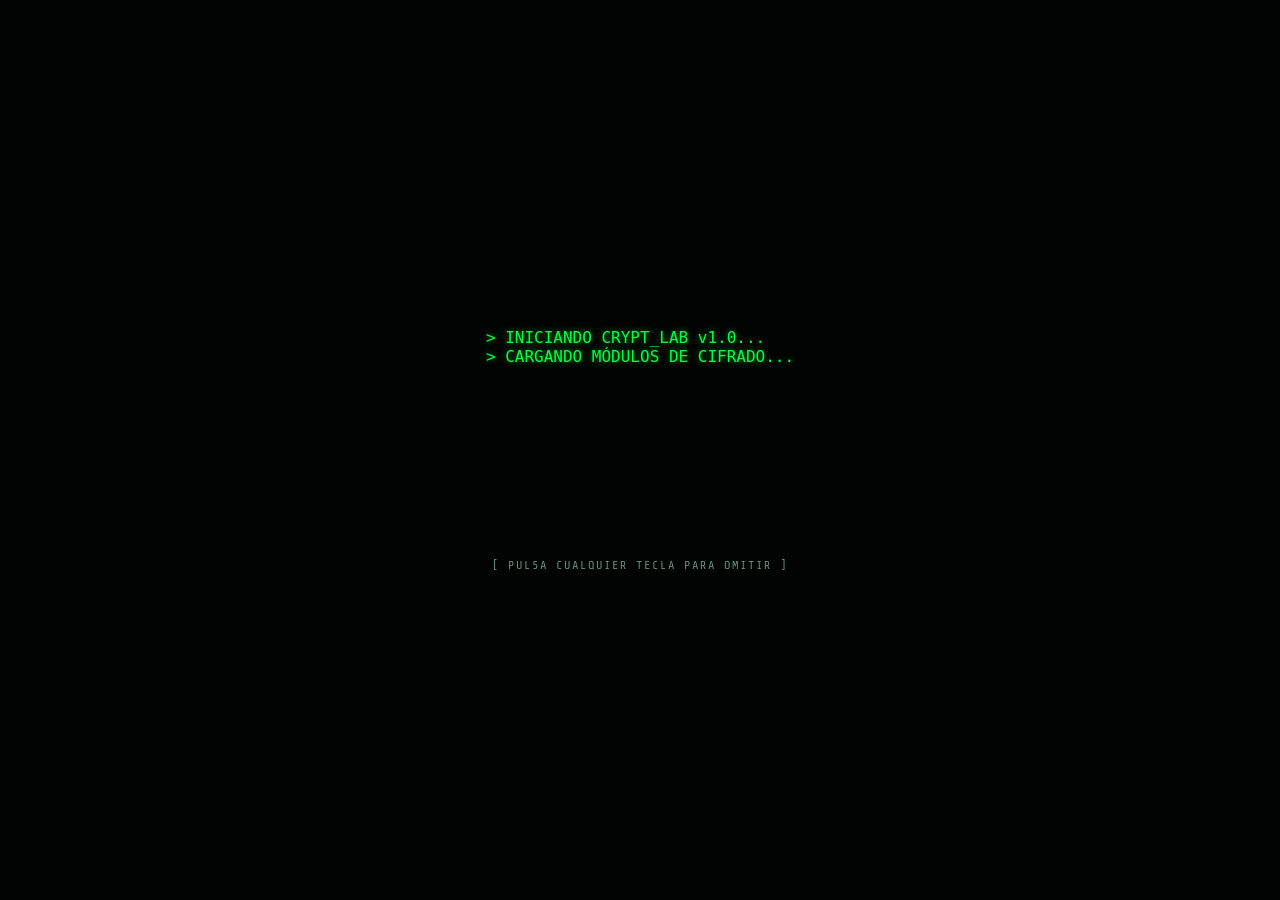
<file: crypt-lab.html>
<!DOCTYPE html>
<html lang="es">
<head>
<meta charset="UTF-8">
<meta name="viewport" content="width=device-width, initial-scale=1.0">
<title>CRYPTLAB // Terminal de Encriptación Multi-Lenguaje</title>
<meta name="description" content="Encripta cualquier frase en binario, hex, base64, lenguajes de programación, enoquiano y hebreo. Estilo hacker.">
<link rel="preconnect" href="https://fonts.googleapis.com">
<link rel="preconnect" href="https://fonts.gstatic.com" crossorigin>
<link href="https://fonts.googleapis.com/css2?family=Orbitron:wght@500;700;900&family=Share+Tech+Mono&display=swap" rel="stylesheet">
<link rel="stylesheet" href="crypt-lab.css">
</head>
<body>

<canvas id="matrix-rain"></canvas>
<div class="scanlines"></div>
<div class="vignette"></div>

<div id="boot-screen">
    <pre id="boot-text"></pre>
    <div class="boot-skip">[ PULSA CUALQUIER TECLA PARA OMITIR ]</div>
</div>

<div id="app" class="hidden">

    <a href="index (1).html" class="back-link">&lt; volver</a>

    <header class="hero">
        <svg class="emblem" viewBox="0 0 100 100" aria-hidden="true">
            <g class="emblem-spin">
                <circle cx="50" cy="50" r="38" class="emblem-ring" />
                <polygon points="50,14 84,76 16,76" class="emblem-tri" />
            </g>
            <circle cx="50" cy="50" r="4" class="emblem-dot" />
        </svg>

        <h1 class="brand-title" data-text="CRYPTLAB">CRYPTLAB</h1>
        <p class="hero-sub">[ SISTEMA DE CIFRADO AVANZADO &middot; MULTI-LENGUAJE ]</p>
        <p class="hero-status">CRYPT_LAB &middot; PROTOCOLO <span class="on">ACTIVO</span></p>

        <div class="hero-ticker" aria-hidden="true">
            <div class="ticker-track">
                <span>BINARIO</span><span>HEXADECIMAL</span><span>BASE64</span><span>MORSE</span>
                <span>PYTHON</span><span>JAVASCRIPT</span><span>BRAINFUCK</span><span>ENSAMBLADOR</span>
                <span>ENOQUIANO</span><span>HEBREO</span>
                <span>BINARIO</span><span>HEXADECIMAL</span><span>BASE64</span><span>MORSE</span>
                <span>PYTHON</span><span>JAVASCRIPT</span><span>BRAINFUCK</span><span>ENSAMBLADOR</span>
                <span>ENOQUIANO</span><span>HEBREO</span>
            </div>
        </div>
    </header>

    <main>

        <section class="io-grid">
            <div class="panel io-panel">
                <div class="panel-head">
                    <span>&#9656; INPUT.STREAM</span>
                    <span class="pill pill-green">&#9679; READY</span>
                </div>
                <textarea id="input-text" rows="7" placeholder="// introduce tu mensaje aquí...&#10;// el sistema aguarda..."></textarea>
            </div>

            <div class="panel io-panel">
                <div class="panel-head">
                    <span>&#9656; OUTPUT.CIPHER</span>
                    <span class="pill pill-cyan" id="output-mode-tag">&#9679; BINARIO</span>
                </div>
                <pre id="output-text">// el resultado del cifrado aparecerá aquí_</pre>
            </div>
        </section>

        <section class="panel params-panel">
            <div class="panel-head"><span>&#9670; PARÁMETROS DE CIFRADO</span></div>

            <div class="mode-group">
                <h3>// codificaciones</h3>
                <div class="mode-grid">
                    <button class="mode-btn active" data-mode="binary">Binario</button>
                    <button class="mode-btn" data-mode="hex">Hexadecimal</button>
                    <button class="mode-btn" data-mode="octal">Octal</button>
                    <button class="mode-btn" data-mode="base64">Base64</button>
                    <button class="mode-btn" data-mode="ascii">ASCII</button>
                    <button class="mode-btn" data-mode="morse">Morse</button>
                    <button class="mode-btn" data-mode="rot13">ROT13</button>
                    <button class="mode-btn" data-mode="urlenc">URL</button>
                    <button class="mode-btn" data-mode="unicode">Unicode \u</button>
                </div>
            </div>

            <div class="mode-group">
                <h3>// lenguajes de programación</h3>
                <div class="mode-grid">
                    <button class="mode-btn" data-mode="python">Python</button>
                    <button class="mode-btn" data-mode="javascript">JavaScript</button>
                    <button class="mode-btn" data-mode="c">C</button>
                    <button class="mode-btn" data-mode="java">Java</button>
                    <button class="mode-btn" data-mode="go">Go</button>
                    <button class="mode-btn" data-mode="rust">Rust</button>
                    <button class="mode-btn" data-mode="bash">Bash</button>
                    <button class="mode-btn" data-mode="sql">SQL</button>
                    <button class="mode-btn" data-mode="asm">Ensamblador</button>
                    <button class="mode-btn" data-mode="brainfuck">Brainfuck</button>
                </div>
            </div>

            <div class="mode-group">
                <h3>// cifrados esotéricos</h3>
                <div class="mode-grid">
                    <button class="mode-btn" data-mode="enochian">Enoquiano</button>
                    <button class="mode-btn" data-mode="hebrew">Hebreo</button>
                </div>
            </div>

            <div class="stats-row">
                <div class="stat-box">
                    <span class="stat-label">Caracteres</span>
                    <span class="stat-value" id="stat-chars">0</span>
                </div>
                <div class="stat-box">
                    <span class="stat-label">Bytes (UTF-8)</span>
                    <span class="stat-value" id="stat-bytes">0</span>
                </div>
                <div class="stat-box">
                    <span class="stat-label">Entropía (bits/char)</span>
                    <span class="stat-value" id="stat-entropy">0.00</span>
                </div>
            </div>

            <div class="action-row">
                <button id="btn-clear" class="btn-ghost">LIMPIAR</button>
                <button id="btn-copy" class="btn-ghost">COPIAR</button>
                <button id="btn-scan-all" class="btn-primary">&#128274; ANALIZAR_TODO</button>
            </div>
        </section>

    </main>

    <footer class="bottombar">
        <span>CRYPT_LAB v2.0</span>
        <span>&copy; 2026 caravantesdiegoilp-stack</span>
        <span class="status-dot">&#9679; ONLINE</span>
    </footer>

</div>

<div id="toast"></div>

<script src="crypt-lab.js"></script>
</body>
</html>
</file>
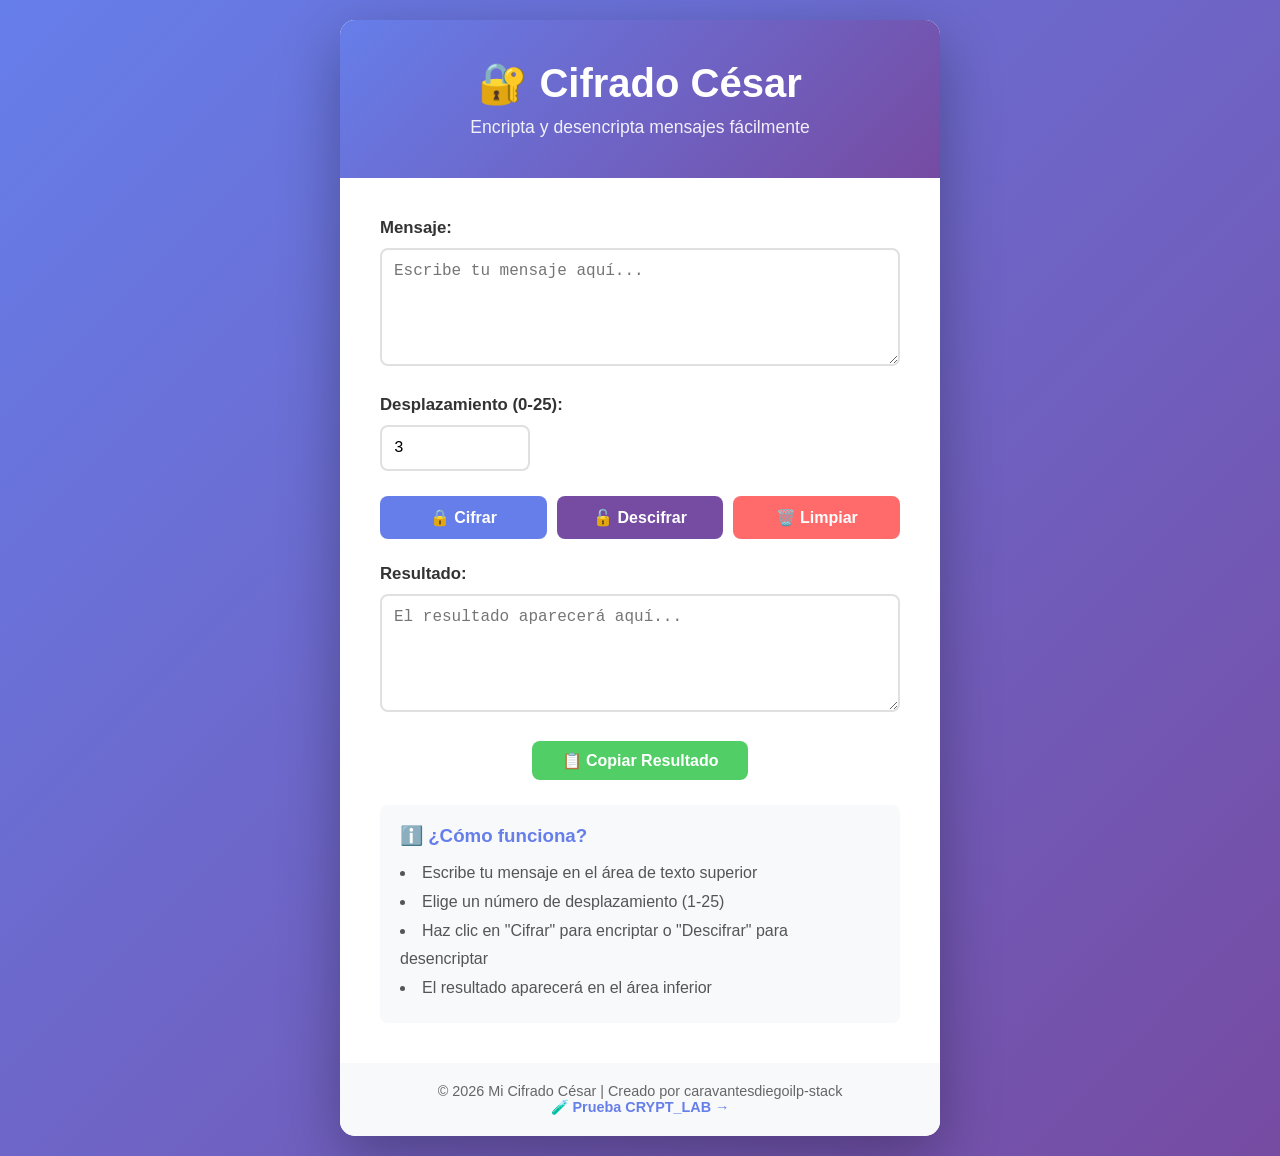
<file: index (1).html>
<!DOCTYPE html>
<html lang="es">
<head>
    <meta charset="UTF-8">
    <meta name="viewport" content="width=device-width, initial-scale=1.0">
    <title>Cifrado César - Encripta tus mensajes</title>
    <link rel="stylesheet" href="styles.css">
</head>
<body>
    <div class="container">
        <header>
            <h1>🔐 Cifrado César</h1>
            <p class="subtitle">Encripta y desencripta mensajes fácilmente</p>
        </header>

        <main>
            <div class="form-group">
                <label for="mensaje">Mensaje:</label>
                <textarea 
                    id="mensaje" 
                    placeholder="Escribe tu mensaje aquí..."
                    rows="5"
                ></textarea>
            </div>

            <div class="form-group">
                <label for="desplazamiento">Desplazamiento (0-25):</label>
                <input 
                    type="number" 
                    id="desplazamiento" 
                    min="0" 
                    max="25" 
                    value="3"
                    class="input-number"
                >
            </div>

            <div class="buttons">
                <button class="btn btn-primary" onclick="cifrar()">
                    🔒 Cifrar
                </button>
                <button class="btn btn-secondary" onclick="descifrar()">
                    🔓 Descifrar
                </button>
                <button class="btn btn-danger" onclick="limpiar()">
                    🗑️ Limpiar
                </button>
            </div>

            <div class="form-group">
                <label for="resultado">Resultado:</label>
                <textarea 
                    id="resultado" 
                    placeholder="El resultado aparecerá aquí..."
                    rows="5"
                    readonly
                ></textarea>
            </div>

            <div class="copy-button">
                <button class="btn btn-copy" onclick="copiarResultado()">
                    📋 Copiar Resultado
                </button>
            </div>

            <div class="info-section">
                <h3>ℹ️ ¿Cómo funciona?</h3>
                <ul>
                    <li>Escribe tu mensaje en el área de texto superior</li>
                    <li>Elige un número de desplazamiento (1-25)</li>
                    <li>Haz clic en "Cifrar" para encriptar o "Descifrar" para desencriptar</li>
                    <li>El resultado aparecerá en el área inferior</li>
                </ul>
            </div>
        </main>

        <footer>
            <p>&copy; 2026 Mi Cifrado César | Creado por caravantesdiegoilp-stack</p>
            <p><a href="crypt-lab.html">🧪 Prueba CRYPT_LAB →</a></p>
        </footer>
    </div>

    <script src="script.js"></script>
</body>
</html>
</file>
<file: jarvis/styles.css>
* {
    margin: 0;
    padding: 0;
    box-sizing: border-box;
}

body {
    font-family: 'Segoe UI', Tahoma, Geneva, Verdana, sans-serif;
    background: linear-gradient(135deg, #0f2027 0%, #203a43 50%, #2c5364 100%);
    min-height: 100vh;
    display: flex;
    justify-content: center;
    align-items: center;
    padding: 20px;
}

.container {
    background: white;
    border-radius: 15px;
    box-shadow: 0 20px 60px rgba(0, 0, 0, 0.3);
    max-width: 640px;
    width: 100%;
    overflow: hidden;
}

header {
    background: linear-gradient(135deg, #0f2027 0%, #2c5364 100%);
    color: white;
    padding: 40px 20px;
    text-align: center;
}

header h1 {
    font-size: 2.5em;
    margin-bottom: 10px;
}

header .subtitle {
    font-size: 1.1em;
    opacity: 0.9;
}

main {
    padding: 30px 40px 40px;
}

.chat-window {
    height: 340px;
    overflow-y: auto;
    border: 2px solid #e0e0e0;
    border-radius: 8px;
    padding: 15px;
    margin-bottom: 15px;
    display: flex;
    flex-direction: column;
    gap: 10px;
    background: #f8f9fa;
}

.msg {
    display: flex;
}

.msg.user {
    justify-content: flex-end;
}

.msg.jarvis {
    justify-content: flex-start;
}

.bubble {
    max-width: 80%;
    padding: 10px 14px;
    border-radius: 14px;
    line-height: 1.4;
    font-size: 0.95em;
    white-space: pre-wrap;
}

.msg.user .bubble {
    background: #2c5364;
    color: white;
    border-bottom-right-radius: 4px;
}

.msg.jarvis .bubble {
    background: #e9ecef;
    color: #222;
    border-bottom-left-radius: 4px;
}

.chat-form {
    display: flex;
    gap: 8px;
    margin-bottom: 15px;
}

#chat-input {
    flex: 1;
    padding: 12px;
    border: 2px solid #e0e0e0;
    border-radius: 8px;
    font-size: 1em;
}

#chat-input:focus {
    outline: none;
    border-color: #2c5364;
    box-shadow: 0 0 0 3px rgba(44, 83, 100, 0.1);
}

.btn {
    padding: 12px 18px;
    border: none;
    border-radius: 8px;
    font-size: 1em;
    font-weight: 600;
    cursor: pointer;
    transition: all 0.3s;
}

.btn-primary {
    background: #2c5364;
    color: white;
}

.btn-primary:hover {
    background: #22404d;
    transform: translateY(-2px);
}

.btn-secondary {
    background: #0f2027;
    color: white;
}

.btn-secondary:hover {
    background: #060f13;
    transform: translateY(-2px);
}

.btn-secondary.listening {
    background: #ff6b6b;
}

.btn-danger {
    background: #ff6b6b;
    color: white;
    padding: 8px 16px;
    font-size: 0.9em;
}

.btn-danger:hover {
    background: #ee5a52;
}

.options {
    display: flex;
    align-items: center;
    justify-content: space-between;
    margin-bottom: 25px;
    font-size: 0.95em;
    color: #333;
}

.info-section {
    background: #f8f9fa;
    padding: 20px;
    border-radius: 8px;
}

.info-section h3 {
    color: #2c5364;
    margin-bottom: 12px;
}

.info-section ul {
    list-style-position: inside;
    color: #555;
    line-height: 1.8;
}

footer {
    background: #f8f9fa;
    padding: 20px;
    text-align: center;
    color: #666;
    font-size: 0.9em;
}

@media (max-width: 600px) {
    header h1 {
        font-size: 1.8em;
    }

    main {
        padding: 20px;
    }

    .options {
        flex-direction: column;
        gap: 10px;
        align-items: flex-start;
    }
}
</file>
<file: crypt-lab.css>
:root {
    --bg: #020403;
    --bg-panel: rgba(6, 20, 15, 0.78);
    --bg-field: rgba(0, 10, 6, 0.6);
    --border: rgba(0, 255, 65, 0.22);
    --border-strong: rgba(0, 255, 65, 0.5);
    --green: #00ff41;
    --green-dim: #0a9c33;
    --cyan: #00eaff;
    --red: #ff2951;
    --text: #c8ffda;
    --text-dim: #5f9078;
}

* {
    margin: 0;
    padding: 0;
    box-sizing: border-box;
}

body {
    background: var(--bg);
    color: var(--text);
    font-family: 'Share Tech Mono', monospace;
    min-height: 100vh;
    overflow-x: hidden;
}

/* ---------- background fx ---------- */

#matrix-rain {
    position: fixed;
    inset: 0;
    z-index: -3;
    opacity: 0.35;
}

.scanlines {
    position: fixed;
    inset: 0;
    z-index: -2;
    pointer-events: none;
    background: repeating-linear-gradient(
        to bottom,
        rgba(0, 0, 0, 0) 0px,
        rgba(0, 0, 0, 0) 2px,
        rgba(0, 0, 0, 0.35) 3px
    );
    mix-blend-mode: overlay;
    animation: scan-shift 8s linear infinite;
}

@keyframes scan-shift {
    from { background-position: 0 0; }
    to { background-position: 0 100px; }
}

.vignette {
    position: fixed;
    inset: 0;
    z-index: -1;
    pointer-events: none;
    background: radial-gradient(ellipse at center, rgba(0,0,0,0) 35%, rgba(0,0,0,0.82) 100%);
}

/* ---------- boot screen ---------- */

#boot-screen {
    position: fixed;
    inset: 0;
    z-index: 50;
    background: var(--bg);
    display: flex;
    flex-direction: column;
    justify-content: center;
    align-items: center;
    padding: 20px;
    cursor: pointer;
}

#boot-text {
    color: var(--green);
    font-size: clamp(0.75rem, 2vw, 1rem);
    text-shadow: 0 0 6px rgba(0,255,65,0.6);
    white-space: pre-wrap;
    max-width: 700px;
    min-height: 200px;
}

.boot-skip {
    margin-top: 30px;
    color: var(--text-dim);
    font-size: 0.75rem;
    letter-spacing: 2px;
    animation: pulse 1.6s ease-in-out infinite;
}

@keyframes pulse {
    0%, 100% { opacity: 0.3; }
    50% { opacity: 1; }
}

/* ---------- app shell ---------- */

#app {
    max-width: 1100px;
    margin: 0 auto;
    padding: 50px 20px 60px;
    position: relative;
}

#app.hidden {
    display: none;
}

.back-link {
    position: absolute;
    top: 20px;
    right: 20px;
    color: var(--text-dim);
    text-decoration: none;
    font-size: 0.8rem;
    border: 1px solid var(--border);
    padding: 6px 14px;
    transition: 0.2s;
}

.back-link:hover {
    color: var(--green);
    border-color: var(--green);
    box-shadow: 0 0 10px rgba(0,255,65,0.3);
}

/* ---------- hero ---------- */

.hero {
    text-align: center;
    margin-bottom: 44px;
}

.emblem {
    width: 84px;
    height: 84px;
    margin: 0 auto 18px;
    overflow: visible;
}

.emblem-ring, .emblem-tri {
    fill: none;
    stroke: var(--green);
    stroke-width: 1.4;
    filter: drop-shadow(0 0 4px rgba(0,255,65,0.7));
}

.emblem-spin {
    transform-origin: 50px 50px;
    animation: emblem-rotate 40s linear infinite;
}

@keyframes emblem-rotate {
    to { transform: rotate(360deg); }
}

.emblem-dot {
    fill: var(--green);
    filter: drop-shadow(0 0 5px rgba(0,255,65,0.9));
    animation: dot-pulse 2.4s ease-in-out infinite;
}

@keyframes dot-pulse {
    0%, 100% { opacity: 0.6; r: 3.4; }
    50% { opacity: 1; r: 5; }
}

h1.brand-title {
    font-family: 'Orbitron', sans-serif;
    font-weight: 900;
    font-size: clamp(2.4rem, 7vw, 4rem);
    color: var(--green);
    text-shadow: 0 0 16px rgba(0,255,65,0.65), 0 0 40px rgba(0,255,65,0.25);
    letter-spacing: 6px;
    position: relative;
    display: inline-block;
}

h1.brand-title::before,
h1.brand-title::after {
    content: attr(data-text);
    position: absolute;
    left: 0;
    top: 0;
    width: 100%;
    opacity: 0;
}

h1.brand-title::before {
    color: var(--cyan);
    animation: glitch-flicker 6.5s infinite;
}

h1.brand-title::after {
    color: var(--red);
    animation: glitch-flicker 7.2s infinite 0.3s;
}

@keyframes glitch-flicker {
    0%, 88%, 92%, 100% { opacity: 0; transform: translate(0, 0); }
    89% { opacity: 0.75; transform: translate(-3px, 1px); }
    90% { opacity: 0; }
    91% { opacity: 0.6; transform: translate(3px, -1px); }
}

.hero-sub {
    margin-top: 12px;
    color: var(--text-dim);
    font-size: 0.85rem;
    letter-spacing: 2px;
}

.hero-status {
    margin-top: 6px;
    font-family: 'Orbitron', sans-serif;
    font-size: 0.7rem;
    letter-spacing: 3px;
    color: var(--text-dim);
    text-transform: uppercase;
}

.hero-status .on {
    color: var(--green);
    text-shadow: 0 0 8px rgba(0,255,65,0.6);
}

.hero-ticker {
    margin-top: 26px;
    overflow: hidden;
    border-top: 1px solid var(--border);
    border-bottom: 1px solid var(--border);
    padding: 8px 0;
    mask-image: linear-gradient(to right, transparent, black 10%, black 90%, transparent);
}

.ticker-track {
    display: flex;
    gap: 40px;
    width: max-content;
    animation: ticker-scroll 26s linear infinite;
    color: var(--text-dim);
    font-size: 0.72rem;
    letter-spacing: 3px;
}

@keyframes ticker-scroll {
    from { transform: translateX(0); }
    to { transform: translateX(-50%); }
}

/* ---------- layout ---------- */

main {
    display: flex;
    flex-direction: column;
    gap: 20px;
}

.io-grid {
    display: grid;
    grid-template-columns: 1fr 1fr;
    gap: 20px;
}

@media (max-width: 780px) {
    .io-grid {
        grid-template-columns: 1fr;
    }
}

/* ---------- panels ---------- */

.panel {
    background: var(--bg-panel);
    border: 1px solid var(--border);
    padding: 18px;
    position: relative;
    backdrop-filter: blur(2px);
}

.panel::before, .panel::after {
    content: "";
    position: absolute;
    width: 14px;
    height: 14px;
    border: 2px solid var(--green);
    opacity: 0.75;
}

.panel::before {
    top: -1px;
    left: -1px;
    border-right: none;
    border-bottom: none;
}

.panel::after {
    bottom: -1px;
    right: -1px;
    border-left: none;
    border-top: none;
}

.panel-head {
    display: flex;
    justify-content: space-between;
    align-items: center;
    font-family: 'Orbitron', sans-serif;
    color: var(--cyan);
    font-size: 0.78rem;
    letter-spacing: 2px;
    text-transform: uppercase;
    padding-bottom: 12px;
    margin-bottom: 14px;
    border-bottom: 1px solid var(--border);
}

.pill {
    font-family: 'Share Tech Mono', monospace;
    font-size: 0.68rem;
    letter-spacing: 1px;
    padding: 3px 10px;
    border: 1px solid currentColor;
    border-radius: 20px;
}

.pill-green { color: var(--green); }
.pill-cyan { color: var(--cyan); }

/* ---------- form elements ---------- */

textarea, pre#output-text {
    width: 100%;
    background: var(--bg-field);
    border: 1px solid var(--border);
    color: var(--text);
    font-family: 'Share Tech Mono', monospace;
    font-size: 0.95rem;
    padding: 12px;
    resize: vertical;
}

textarea:focus {
    outline: none;
    border-color: var(--green);
    box-shadow: 0 0 12px rgba(0,255,65,0.25);
}

pre#output-text {
    min-height: 156px;
    max-height: 420px;
    overflow: auto;
    white-space: pre-wrap;
    word-break: break-word;
    color: var(--green);
    line-height: 1.5;
    margin: 0;
    font-family: 'Share Tech Mono', monospace;
}

/* ---------- mode buttons ---------- */

.mode-group {
    margin-bottom: 18px;
}

.mode-group h3 {
    color: var(--text-dim);
    font-weight: 400;
    font-size: 0.78rem;
    margin-bottom: 8px;
    letter-spacing: 1px;
}

.mode-grid {
    display: flex;
    flex-wrap: wrap;
    gap: 8px;
}

.mode-btn {
    background: rgba(0, 20, 12, 0.6);
    border: 1px solid var(--border);
    color: var(--text);
    font-family: 'Share Tech Mono', monospace;
    font-size: 0.78rem;
    padding: 7px 12px;
    cursor: pointer;
    transition: 0.15s;
}

.mode-btn:hover {
    border-color: var(--cyan);
    color: var(--cyan);
}

.mode-btn.active {
    background: var(--green);
    color: #001a08;
    border-color: var(--green);
    font-weight: 700;
    box-shadow: 0 0 10px rgba(0,255,65,0.5);
}

/* ---------- stats row (parámetros) ---------- */

.stats-row {
    display: grid;
    grid-template-columns: repeat(3, 1fr);
    gap: 12px;
    margin-top: 4px;
    margin-bottom: 18px;
}

@media (max-width: 600px) {
    .stats-row { grid-template-columns: 1fr; }
}

.stat-box {
    border: 1px solid var(--border);
    background: var(--bg-field);
    padding: 10px 14px;
    display: flex;
    flex-direction: column;
    gap: 4px;
}

.stat-label {
    font-size: 0.66rem;
    letter-spacing: 2px;
    text-transform: uppercase;
    color: var(--text-dim);
}

.stat-value {
    font-size: 1.15rem;
    color: var(--cyan);
    text-shadow: 0 0 6px rgba(0,234,255,0.4);
}

/* ---------- actions ---------- */

.action-row {
    display: flex;
    gap: 12px;
    flex-wrap: wrap;
    align-items: stretch;
}

.btn-ghost {
    background: transparent;
    border: 1px solid var(--border);
    color: var(--text-dim);
    font-family: 'Share Tech Mono', monospace;
    padding: 0 18px;
    cursor: pointer;
    letter-spacing: 1px;
    transition: 0.2s;
}

.btn-ghost:hover {
    color: var(--green);
    border-color: var(--green);
    box-shadow: 0 0 10px rgba(0,255,65,0.3);
}

.btn-primary {
    flex: 1;
    min-width: 220px;
    background: rgba(0,255,65,0.08);
    border: 1px solid var(--green);
    color: var(--green);
    font-family: 'Orbitron', sans-serif;
    font-weight: 700;
    letter-spacing: 2px;
    padding: 12px;
    cursor: pointer;
    transition: 0.2s;
}

.btn-primary:hover {
    background: var(--green);
    color: #001a08;
    box-shadow: 0 0 20px rgba(0,255,65,0.6);
}

/* ---------- footer ---------- */

.bottombar {
    margin-top: 30px;
    padding-top: 14px;
    border-top: 1px solid var(--border);
    display: flex;
    justify-content: space-between;
    flex-wrap: wrap;
    gap: 8px;
    font-size: 0.75rem;
    color: var(--text-dim);
}

.status-dot {
    color: var(--green);
}

/* ---------- toast ---------- */

#toast {
    position: fixed;
    bottom: 24px;
    left: 50%;
    transform: translateX(-50%) translateY(20px);
    background: rgba(0, 20, 12, 0.95);
    border: 1px solid var(--green);
    color: var(--green);
    padding: 10px 20px;
    font-size: 0.85rem;
    letter-spacing: 1px;
    box-shadow: 0 0 20px rgba(0,255,65,0.4);
    opacity: 0;
    pointer-events: none;
    transition: 0.3s;
    z-index: 60;
}

#toast.show {
    opacity: 1;
    transform: translateX(-50%) translateY(0);
}
</file>
<file: styles.css>
* {
    margin: 0;
    padding: 0;
    box-sizing: border-box;
}

body {
    font-family: 'Segoe UI', Tahoma, Geneva, Verdana, sans-serif;
    background: linear-gradient(135deg, #667eea 0%, #764ba2 100%);
    min-height: 100vh;
    display: flex;
    justify-content: center;
    align-items: center;
    padding: 20px;
}

.container {
    background: white;
    border-radius: 15px;
    box-shadow: 0 20px 60px rgba(0, 0, 0, 0.3);
    max-width: 600px;
    width: 100%;
    overflow: hidden;
}

header {
    background: linear-gradient(135deg, #667eea 0%, #764ba2 100%);
    color: white;
    padding: 40px 20px;
    text-align: center;
}

header h1 {
    font-size: 2.5em;
    margin-bottom: 10px;
}

header .subtitle {
    font-size: 1.1em;
    opacity: 0.9;
}

main {
    padding: 40px;
}

.form-group {
    margin-bottom: 25px;
}

label {
    display: block;
    margin-bottom: 10px;
    font-weight: 600;
    color: #333;
    font-size: 1.05em;
}

textarea, input[type="number"] {
    width: 100%;
    padding: 12px;
    border: 2px solid #e0e0e0;
    border-radius: 8px;
    font-size: 1em;
    font-family: 'Courier New', monospace;
    transition: border-color 0.3s;
}

textarea:focus, input[type="number"]:focus {
    outline: none;
    border-color: #667eea;
    box-shadow: 0 0 0 3px rgba(102, 126, 234, 0.1);
}

.input-number {
    max-width: 150px;
}

.buttons {
    display: grid;
    grid-template-columns: 1fr 1fr 1fr;
    gap: 10px;
    margin-bottom: 25px;
}

.btn {
    padding: 12px 20px;
    border: none;
    border-radius: 8px;
    font-size: 1em;
    font-weight: 600;
    cursor: pointer;
    transition: all 0.3s;
}

.btn-primary {
    background: #667eea;
    color: white;
}

.btn-primary:hover {
    background: #5568d3;
    transform: translateY(-2px);
    box-shadow: 0 10px 20px rgba(102, 126, 234, 0.3);
}

.btn-secondary {
    background: #764ba2;
    color: white;
}

.btn-secondary:hover {
    background: #63408a;
    transform: translateY(-2px);
    box-shadow: 0 10px 20px rgba(118, 75, 162, 0.3);
}

.btn-danger {
    background: #ff6b6b;
    color: white;
}

.btn-danger:hover {
    background: #ee5a52;
    transform: translateY(-2px);
    box-shadow: 0 10px 20px rgba(255, 107, 107, 0.3);
}

.copy-button {
    text-align: center;
    margin-bottom: 25px;
}

.btn-copy {
    background: #51cf66;
    color: white;
    padding: 10px 30px;
}

.btn-copy:hover {
    background: #40c057;
    transform: translateY(-2px);
    box-shadow: 0 10px 20px rgba(81, 207, 102, 0.3);
}

.info-section {
    background: #f8f9fa;
    padding: 20px;
    border-radius: 8px;
    margin-top: 25px;
}

.info-section h3 {
    color: #667eea;
    margin-bottom: 12px;
}

.info-section ul {
    list-style-position: inside;
    color: #555;
    line-height: 1.8;
}

footer {
    background: #f8f9fa;
    padding: 20px;
    text-align: center;
    color: #666;
    font-size: 0.9em;
}

footer a {
    color: #667eea;
    font-weight: 600;
    text-decoration: none;
}

footer a:hover {
    text-decoration: underline;
}

/* Responsive */
@media (max-width: 600px) {
    header h1 {
        font-size: 1.8em;
    }

    main {
        padding: 20px;
    }

    .buttons {
        grid-template-columns: 1fr;
    }
}
</file>
